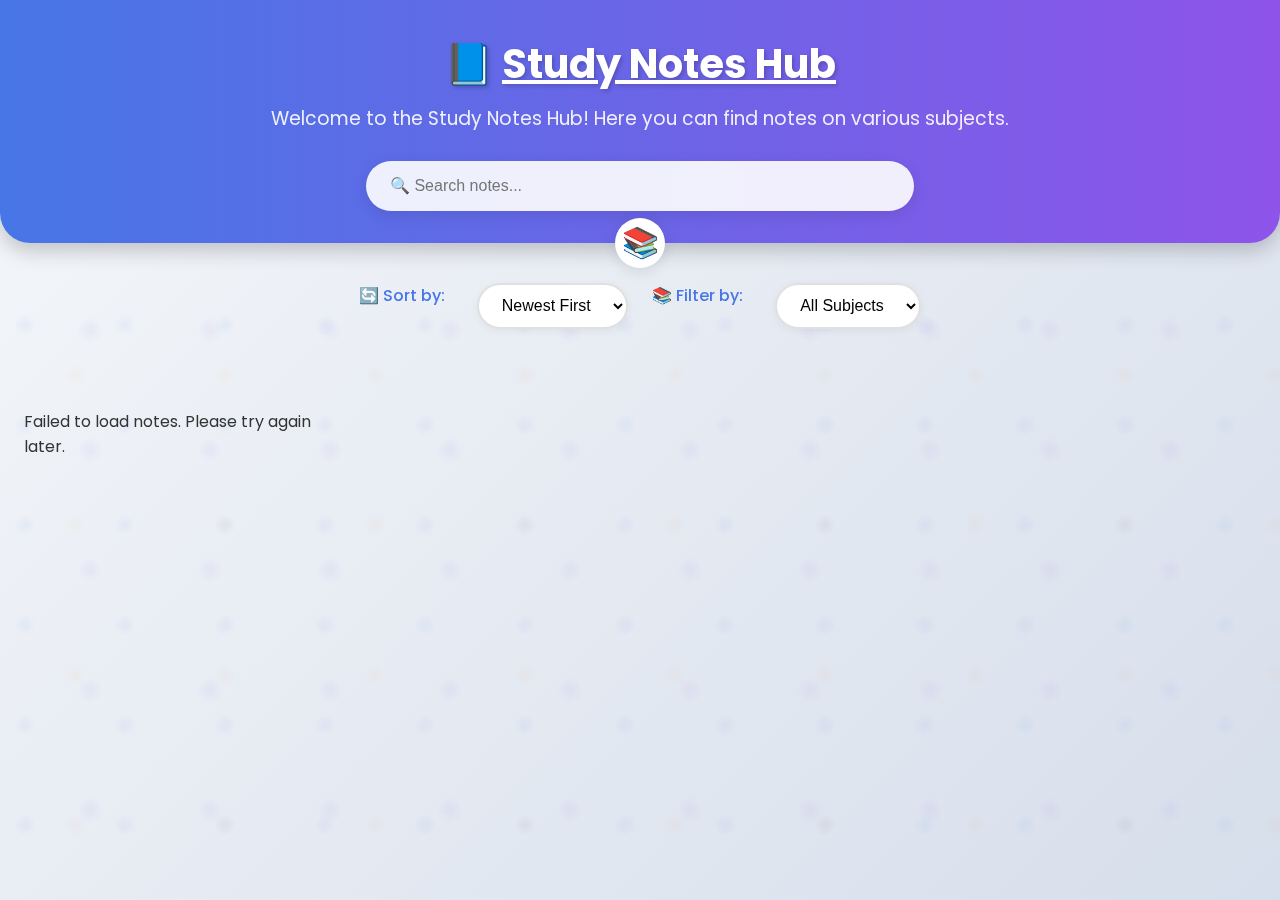
<file: index.html>
<!DOCTYPE html>
<html lang="en">
<head>
  <meta charset="UTF-8" />
  <meta name="viewport" content="width=device-width, initial-scale=1.0"/>
  <title>Study Notes</title>
  <link rel="stylesheet" href="style.css">
</head>
<body>
  <div class="wrapper">
    <header>
      <h1>📘 <u>Study Notes Hub</u></h1>
      <h3>Welcome to the Study Notes Hub! Here you can find notes on various subjects.</h3>
      <input type="text" id="searchInput" placeholder="🔍 Search notes...">
    </header>

    <main>
      <section id="filters">
        <label for="sortSelect">🔄 Sort by:</label>
        <select id="sortSelect">
          <option value="newest">Newest First</option>
          <option value="oldest">Oldest First</option>
          <option value="az">A-Z</option>
          <option value="za">Z-A</option>
        </select>
        
        <label for="subjectSelect">📚 Filter by:</label>
        <select id="subjectSelect">
          <option value="All">All Subjects</option>
          <option value="ECE">ECE</option>
          <option value="IT">IT</option>
          <option value="CSE">CSE</option>
          <option value="Maths">MATHS</option>
        </select>
      </section>

      <section id="notesContainer"></section>

      <!-- Note Detail Popup -->
      <div id="notePopup" class="popup hidden">
        <div class="popup-content">
          <span id="popupClose">&times;</span>
          <h2 id="popupTitle"></h2>
          <h4 id="popupSubject"></h4>
          <p id="popupContent"></p>
        </div>
      </div>
    </main>
  </div>
  <script src="script.js"></script>
</body>
</html>
</file>
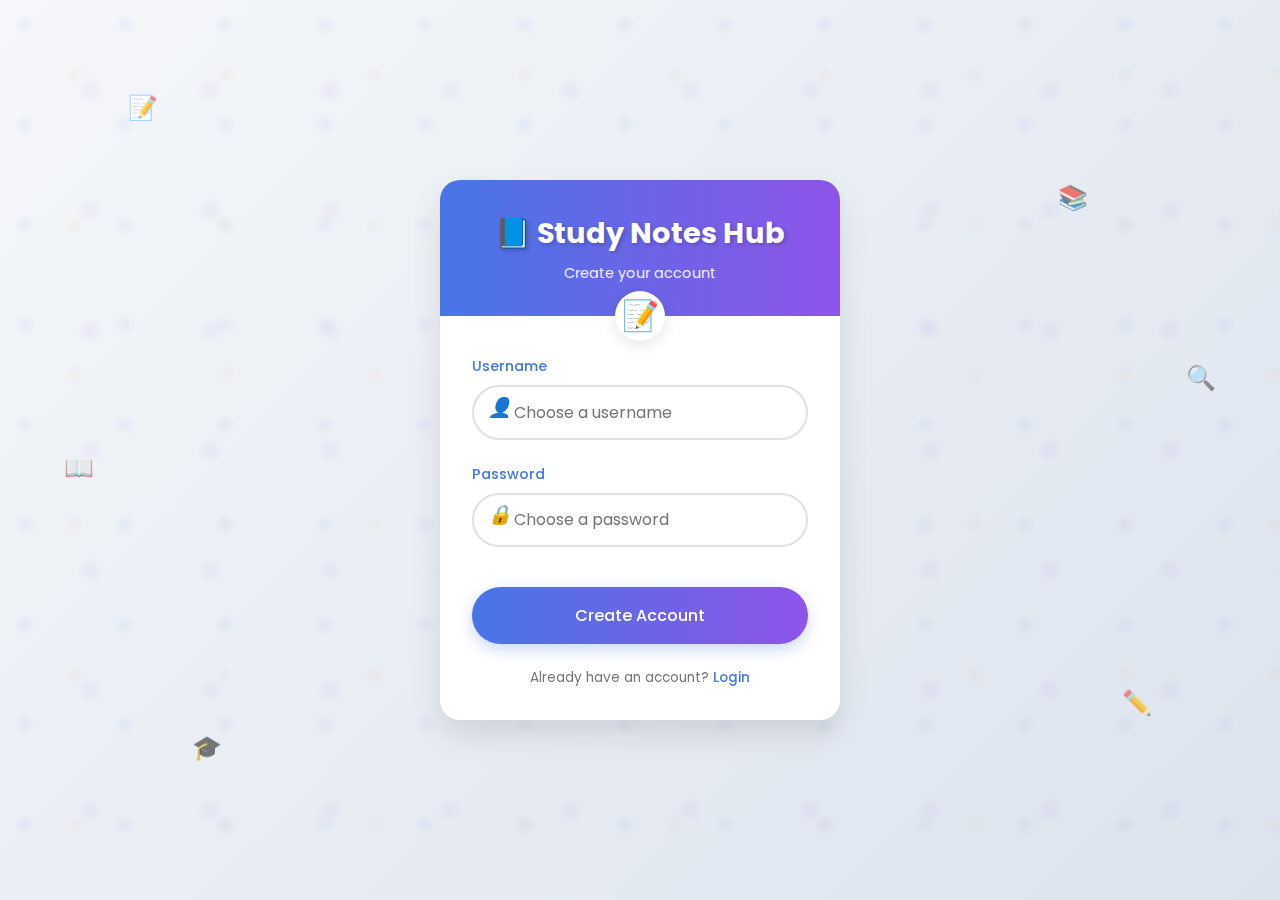
<file: register.html>
<!DOCTYPE html>
<html lang="en">
<head>
  <meta charset="UTF-8">
  <meta name="viewport" content="width=device-width, initial-scale=1.0">
  <title>Register | Study Notes Hub</title>
  <link href="https://fonts.googleapis.com/css2?family=Poppins:wght@300;400;500;600;700&display=swap" rel="stylesheet">
  <style>
    * {
      margin: 0;
      padding: 0;
      box-sizing: border-box;
      font-family: 'Poppins', sans-serif;
    }
    
    body {
      background: linear-gradient(135deg, #f5f7fa 0%, #c3cfe2 100%);
      background-size: 200% 200%;
      height: 100vh;
      display: flex;
      justify-content: center;
      align-items: center;
      animation: gradientShift 15s ease infinite;
      position: relative;
      overflow: hidden;
    }
    
    @keyframes gradientShift {
      0% { background-position: 0% 50%; }
      50% { background-position: 100% 50%; }
      100% { background-position: 0% 50%; }
    }
    
    /* Floating study elements */
    body::before {
      content: '';
      position: fixed;
      top: 0;
      left: 0;
      width: 100%;
      height: 100%;
      pointer-events: none;
      background-image: 
        radial-gradient(circle at 25% 25%, rgba(71, 118, 230, 0.05) 2%, transparent 10%),
        radial-gradient(circle at 75% 75%, rgba(142, 84, 233, 0.05) 2%, transparent 10%),
        radial-gradient(circle at 50% 50%, rgba(255, 128, 8, 0.03) 2%, transparent 10%);
      background-size: 100px 100px, 120px 120px, 150px 150px;
      background-position: 0 0, 0 0, 0 0;
      animation: patternMove 60s linear infinite;
    }
    
    @keyframes patternMove {
      0% { background-position: 0 0, 0 0, 0 0; }
      100% { background-position: 500px 500px, -500px 500px, 500px -500px; }
    }
    
    .floating-icon {
      position: absolute;
      font-size: 24px;
      opacity: 0.7;
      animation: float 6s ease-in-out infinite;
      z-index: 1;
    }
    
    @keyframes float {
      0%, 100% { transform: translateY(0) rotate(0deg); }
      50% { transform: translateY(-20px) rotate(5deg); }
    }
    
    .icon-1 { top: 10%; left: 10%; animation-delay: 0s; }
    .icon-2 { top: 20%; right: 15%; animation-delay: 1s; }
    .icon-3 { bottom: 15%; left: 15%; animation-delay: 2s; }
    .icon-4 { bottom: 20%; right: 10%; animation-delay: 3s; }
    .icon-5 { top: 50%; left: 5%; animation-delay: 4s; }
    .icon-6 { top: 40%; right: 5%; animation-delay: 5s; }
    
    .register-container {
      width: 90%;
      max-width: 400px;
      background: white;
      border-radius: 20px;
      box-shadow: 0 15px 30px rgba(0, 0, 0, 0.1);
      overflow: hidden;
      position: relative;
      z-index: 10;
      animation: fadeInUp 0.8s ease-out;
    }
    
    @keyframes fadeInUp {
      from { opacity: 0; transform: translateY(20px); }
      to { opacity: 1; transform: translateY(0); }
    }
    
    .register-header {
      background: linear-gradient(to right, #4776E6, #8E54E9);
      color: white;
      padding: 2rem 1.5rem;
      text-align: center;
      position: relative;
    }
    
    .register-header h1 {
      font-size: 1.8rem;
      margin-bottom: 0.5rem;
      text-shadow: 2px 2px 4px rgba(0, 0, 0, 0.2);
      animation: titlePulse 2s ease-in-out infinite;
    }
    
    @keyframes titlePulse {
      0% { transform: scale(1); }
      50% { transform: scale(1.03); }
      100% { transform: scale(1); }
    }
    
    .register-header p {
      font-size: 0.9rem;
      opacity: 0.9;
    }
    
    .register-header::after {
      content: '📝';
      position: absolute;
      bottom: -25px;
      left: 50%;
      transform: translateX(-50%);
      font-size: 30px;
      background: white;
      width: 50px;
      height: 50px;
      border-radius: 50%;
      display: flex;
      align-items: center;
      justify-content: center;
      box-shadow: 0 4px 15px rgba(0, 0, 0, 0.1);
      z-index: 10;
      animation: bounce 2s ease infinite;
    }
    
    @keyframes bounce {
      0%, 100% { transform: translateX(-50%) translateY(0); }
      50% { transform: translateX(-50%) translateY(-10px); }
    }
    
    .register-form {
      padding: 2.5rem 2rem 2rem;
    }
    
    .form-group {
      margin-bottom: 1.5rem;
      position: relative;
    }
    
    .form-group label {
      display: block;
      margin-bottom: 0.5rem;
      font-weight: 500;
      color: #4776E6;
      font-size: 0.9rem;
    }
    
    .form-group input {
      width: 100%;
      padding: 0.8rem 1rem 0.8rem 2.5rem;
      border: 2px solid #e0e0e0;
      border-radius: 50px;
      font-size: 1rem;
      transition: all 0.3s ease;
      outline: none;
    }
    
    .form-group input:focus {
      border-color: #4776E6;
      box-shadow: 0 0 10px rgba(71, 118, 230, 0.2);
    }
    
    .form-group i {
      position: absolute;
      left: 1rem;
      top: 2.3rem;
      color: #8E54E9;
      font-size: 1.2rem;
    }
    
    .register-btn {
      width: 100%;
      padding: 1rem;
      background: linear-gradient(to right, #4776E6, #8E54E9);
      color: white;
      border: none;
      border-radius: 50px;
      font-size: 1rem;
      font-weight: 500;
      cursor: pointer;
      transition: all 0.3s ease;
      box-shadow: 0 5px 15px rgba(71, 118, 230, 0.3);
      margin-top: 1rem;
    }
    
    .register-btn:hover {
      transform: translateY(-3px);
      box-shadow: 0 8px 20px rgba(71, 118, 230, 0.4);
    }
    
    .register-btn:active {
      transform: translateY(0);
    }
    
    .error {
      color: #ff3860;
      font-size: 0.85rem;
      margin-top: 0.5rem;
      text-align: center;
      animation: shake 0.5s ease-in-out;
    }
    
    @keyframes shake {
      0%, 100% { transform: translateX(0); }
      20%, 60% { transform: translateX(-5px); }
      40%, 80% { transform: translateX(5px); }
    }
    
    .register-footer {
      text-align: center;
      margin-top: 1.5rem;
      font-size: 0.85rem;
      color: #777;
    }
    
    .register-footer a {
      color: #4776E6;
      text-decoration: none;
      font-weight: 500;
      transition: all 0.3s ease;
    }
    
    .register-footer a:hover {
      color: #8E54E9;
      text-decoration: underline;
    }
    
    /* Responsive adjustments */
    @media (max-width: 480px) {
      .register-container {
        width: 95%;
      }
      
      .register-header h1 {
        font-size: 1.5rem;
      }
      
      .register-form {
        padding: 2rem 1.5rem 1.5rem;
      }
    }
  </style>
</head>
<body>
  <!-- Floating study icons -->
  <div class="floating-icon icon-1">📝</div>
  <div class="floating-icon icon-2">📚</div>
  <div class="floating-icon icon-3">🎓</div>
  <div class="floating-icon icon-4">✏️</div>
  <div class="floating-icon icon-5">📖</div>
  <div class="floating-icon icon-6">🔍</div>

  <div class="register-container">
    <div class="register-header">
      <h1>📘 Study Notes Hub</h1>
      <p>Create your account</p>
    </div>
    
    <form id="registerForm" class="register-form">
      <div class="form-group">
        <label for="username">Username</label>
        <i>👤</i>
        <input type="text" id="username" placeholder="Choose a username" required />
      </div>
      
      <div class="form-group">
        <label for="password">Password</label>
        <i>🔒</i>
        <input type="password" id="password" placeholder="Choose a password" required />
      </div>
      
      <button type="submit" class="register-btn">Create Account</button>
      <p class="error" id="errorMsg"></p>
      
      <div class="register-footer">
        <p>Already have an account? <a href="login.html">Login</a></p>
      </div>
    </form>
  </div>

  <script src="register.js"></script>
</body>
</html>
</file>
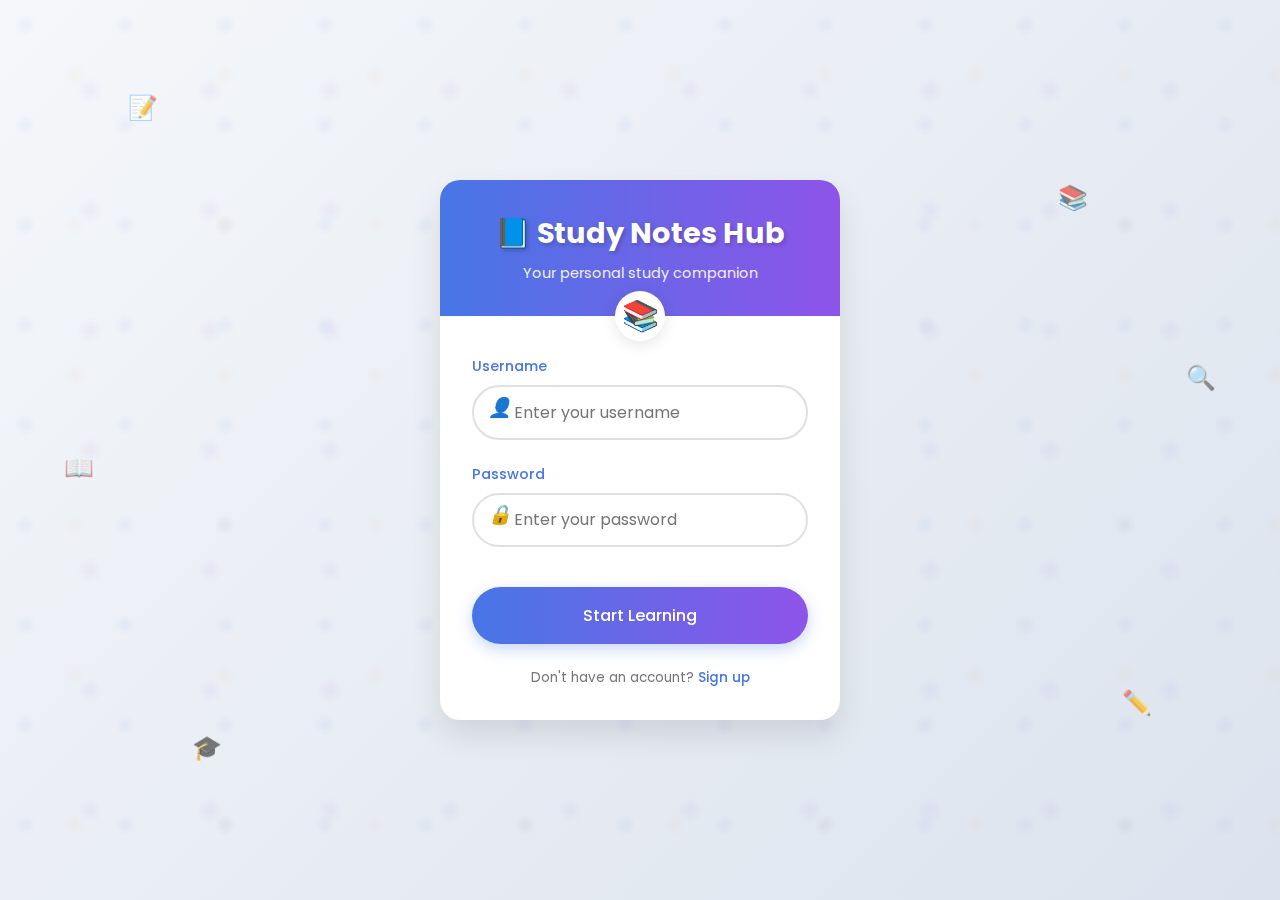
<file: .vscode/login.html>
<!DOCTYPE html>
<html lang="en">
<head>
  <meta charset="UTF-8">
  <meta name="viewport" content="width=device-width, initial-scale=1.0">
  <title>Login | Study Notes Hub</title>
  <link href="https://fonts.googleapis.com/css2?family=Poppins:wght@300;400;500;600;700&display=swap" rel="stylesheet">
  <style>
    * {
      margin: 0;
      padding: 0;
      box-sizing: border-box;
      font-family: 'Poppins', sans-serif;
    }
    
    body {
      background: linear-gradient(135deg, #f5f7fa 0%, #c3cfe2 100%);
      background-size: 200% 200%;
      height: 100vh;
      display: flex;
      justify-content: center;
      align-items: center;
      animation: gradientShift 15s ease infinite;
      position: relative;
      overflow: hidden;
    }
    
    @keyframes gradientShift {
      0% { background-position: 0% 50%; }
      50% { background-position: 100% 50%; }
      100% { background-position: 0% 50%; }
    }
    
    /* Floating study elements */
    body::before {
      content: '';
      position: fixed;
      top: 0;
      left: 0;
      width: 100%;
      height: 100%;
      pointer-events: none;
      background-image: 
        radial-gradient(circle at 25% 25%, rgba(71, 118, 230, 0.05) 2%, transparent 10%),
        radial-gradient(circle at 75% 75%, rgba(142, 84, 233, 0.05) 2%, transparent 10%),
        radial-gradient(circle at 50% 50%, rgba(255, 128, 8, 0.03) 2%, transparent 10%);
      background-size: 100px 100px, 120px 120px, 150px 150px;
      background-position: 0 0, 0 0, 0 0;
      animation: patternMove 60s linear infinite;
    }
    
    @keyframes patternMove {
      0% { background-position: 0 0, 0 0, 0 0; }
      100% { background-position: 500px 500px, -500px 500px, 500px -500px; }
    }
    
    .floating-icon {
      position: absolute;
      font-size: 24px;
      opacity: 0.7;
      animation: float 6s ease-in-out infinite;
      z-index: 1;
    }
    
    @keyframes float {
      0%, 100% { transform: translateY(0) rotate(0deg); }
      50% { transform: translateY(-20px) rotate(5deg); }
    }
    
    .icon-1 { top: 10%; left: 10%; animation-delay: 0s; }
    .icon-2 { top: 20%; right: 15%; animation-delay: 1s; }
    .icon-3 { bottom: 15%; left: 15%; animation-delay: 2s; }
    .icon-4 { bottom: 20%; right: 10%; animation-delay: 3s; }
    .icon-5 { top: 50%; left: 5%; animation-delay: 4s; }
    .icon-6 { top: 40%; right: 5%; animation-delay: 5s; }
    
    .login-container {
      width: 90%;
      max-width: 400px;
      background: white;
      border-radius: 20px;
      box-shadow: 0 15px 30px rgba(0, 0, 0, 0.1);
      overflow: hidden;
      position: relative;
      z-index: 10;
      animation: fadeInUp 0.8s ease-out;
    }
    
    @keyframes fadeInUp {
      from { opacity: 0; transform: translateY(20px); }
      to { opacity: 1; transform: translateY(0); }
    }
    
    .login-header {
      background: linear-gradient(to right, #4776E6, #8E54E9);
      color: white;
      padding: 2rem 1.5rem;
      text-align: center;
      position: relative;
    }
    
    .login-header h1 {
      font-size: 1.8rem;
      margin-bottom: 0.5rem;
      text-shadow: 2px 2px 4px rgba(0, 0, 0, 0.2);
      animation: titlePulse 2s ease-in-out infinite;
    }
    
    @keyframes titlePulse {
      0% { transform: scale(1); }
      50% { transform: scale(1.03); }
      100% { transform: scale(1); }
    }
    
    .login-header p {
      font-size: 0.9rem;
      opacity: 0.9;
    }
    
    .login-header::after {
      content: '📚';
      position: absolute;
      bottom: -25px;
      left: 50%;
      transform: translateX(-50%);
      font-size: 30px;
      background: white;
      width: 50px;
      height: 50px;
      border-radius: 50%;
      display: flex;
      align-items: center;
      justify-content: center;
      box-shadow: 0 4px 15px rgba(0, 0, 0, 0.1);
      z-index: 10;
      animation: bounce 2s ease infinite;
    }
    
    @keyframes bounce {
      0%, 100% { transform: translateX(-50%) translateY(0); }
      50% { transform: translateX(-50%) translateY(-10px); }
    }
    
    .login-form {
      padding: 2.5rem 2rem 2rem;
    }
    
    .form-group {
      margin-bottom: 1.5rem;
      position: relative;
    }
    
    .form-group label {
      display: block;
      margin-bottom: 0.5rem;
      font-weight: 500;
      color: #4776E6;
      font-size: 0.9rem;
    }
    
    .form-group input {
      width: 100%;
      padding: 0.8rem 1rem 0.8rem 2.5rem;
      border: 2px solid #e0e0e0;
      border-radius: 50px;
      font-size: 1rem;
      transition: all 0.3s ease;
      outline: none;
    }
    
    .form-group input:focus {
      border-color: #4776E6;
      box-shadow: 0 0 10px rgba(71, 118, 230, 0.2);
    }
    
    .form-group i {
      position: absolute;
      left: 1rem;
      top: 2.3rem;
      color: #8E54E9;
      font-size: 1.2rem;
    }
    
    .login-btn {
      width: 100%;
      padding: 1rem;
      background: linear-gradient(to right, #4776E6, #8E54E9);
      color: white;
      border: none;
      border-radius: 50px;
      font-size: 1rem;
      font-weight: 500;
      cursor: pointer;
      transition: all 0.3s ease;
      box-shadow: 0 5px 15px rgba(71, 118, 230, 0.3);
      margin-top: 1rem;
    }
    
    .login-btn:hover {
      transform: translateY(-3px);
      box-shadow: 0 8px 20px rgba(71, 118, 230, 0.4);
    }
    
    .login-btn:active {
      transform: translateY(0);
    }
    
    .error {
      color: #ff3860;
      font-size: 0.85rem;
      margin-top: 0.5rem;
      text-align: center;
      animation: shake 0.5s ease-in-out;
    }
    
    @keyframes shake {
      0%, 100% { transform: translateX(0); }
      20%, 60% { transform: translateX(-5px); }
      40%, 80% { transform: translateX(5px); }
    }
    
    .login-footer {
      text-align: center;
      margin-top: 1.5rem;
      font-size: 0.85rem;
      color: #777;
    }
    
    .login-footer a {
      color: #4776E6;
      text-decoration: none;
      font-weight: 500;
      transition: all 0.3s ease;
    }
    
    .login-footer a:hover {
      color: #8E54E9;
      text-decoration: underline;
    }
    
    /* Responsive adjustments */
    @media (max-width: 480px) {
      .login-container {
        width: 95%;
      }
      
      .login-header h1 {
        font-size: 1.5rem;
      }
      
      .login-form {
        padding: 2rem 1.5rem 1.5rem;
      }
    }
  </style>
</head>
<body>
  <!-- Floating study icons -->
  <div class="floating-icon icon-1">📝</div>
  <div class="floating-icon icon-2">📚</div>
  <div class="floating-icon icon-3">🎓</div>
  <div class="floating-icon icon-4">✏️</div>
  <div class="floating-icon icon-5">📖</div>
  <div class="floating-icon icon-6">🔍</div>

  <div class="login-container">
    <div class="login-header">
      <h1>📘 Study Notes Hub</h1>
      <p>Your personal study companion</p>
    </div>
    
    <form id="loginForm" class="login-form">
      <div class="form-group">
        <label for="username">Username</label>
        <i>👤</i>
        <input type="text" id="username" placeholder="Enter your username" required />
      </div>
      
      <div class="form-group">
        <label for="password">Password</label>
        <i>🔒</i>
        <input type="password" id="password" placeholder="Enter your password" required />
      </div>
      
      <button type="submit" class="login-btn">Start Learning</button>
      <p class="error" id="errorMsg"></p>
      
      <div class="login-footer">
        <p>Don't have an account? <a href="#">Sign up</a></p>
      </div>
    </form>
  </div>

  <script src="login.js"></script>
</body>
</html>
</file>
<file: style.css>
@import url('https://fonts.googleapis.com/css2?family=Poppins:wght@300;400;500;600;700&display=swap');

body {
  font-family: 'Poppins', sans-serif;
  line-height: 1.6;
  font-size: 16px;
  background: linear-gradient(135deg, #f5f7fa 0%, #c3cfe2 100%);
  background-size: 200% 200%;
  margin: 0;
  padding: 0;
  color: #333;
  transition: background 0.5s ease;
  animation: gradientShift 15s ease infinite;
  position: relative;
}

body::before {
  content: '';
  position: fixed;
  top: 0;
  left: 0;
  width: 100%;
  height: 100%;
  pointer-events: none;
  background-image: 
    radial-gradient(circle at 25% 25%, rgba(71, 118, 230, 0.05) 2%, transparent 10%),
    radial-gradient(circle at 75% 75%, rgba(142, 84, 233, 0.05) 2%, transparent 10%),
    radial-gradient(circle at 50% 50%, rgba(255, 128, 8, 0.03) 2%, transparent 10%);
  background-size: 100px 100px, 120px 120px, 150px 150px;
  background-position: 0 0, 0 0, 0 0;
  animation: patternMove 60s linear infinite;
}

@keyframes patternMove {
  0% { background-position: 0 0, 0 0, 0 0; }
  100% { background-position: 500px 500px, -500px 500px, 500px -500px; }
}

@keyframes gradientShift {
  0% { background-position: 0% 50%; }
  50% { background-position: 100% 50%; }
  100% { background-position: 0% 50%; }
}

header {
  background: linear-gradient(to right, #4776E6, #8E54E9);
  color: white;
  padding: 2rem 1rem;
  text-align: center;
  box-shadow: 0 8px 20px rgba(0, 0, 0, 0.2);
  border-radius: 0 0 30px 30px;
  position: relative;
  animation: headerGlow 3s ease-in-out infinite alternate;
}

@keyframes headerGlow {
  from { box-shadow: 0 8px 20px rgba(71, 118, 230, 0.3); }
  to { box-shadow: 0 8px 25px rgba(142, 84, 233, 0.5); }
}

header h1 {
  margin: 0;
  font-size: 2.5rem;
  text-shadow: 2px 2px 4px rgba(0, 0, 0, 0.2);
  animation: titlePulse 2s ease-in-out infinite;
}

@keyframes titlePulse {
  0% { transform: scale(1); }
  50% { transform: scale(1.03); }
  100% { transform: scale(1); }
}

header h3 {
  margin: 0.5rem 0;
  font-weight: 400;
  opacity: 0.9;
  animation: fadeIn 1s ease-in;
}

@keyframes fadeIn {
  from { opacity: 0; transform: translateY(10px); }
  to { opacity: 0.9; transform: translateY(0); }
}

header input {
  margin-top: 1.2rem;
  padding: 1rem 1.5rem;
  width: 90%;
  max-width: 500px;
  border: none;
  border-radius: 50px;
  font-size: 1rem;
  outline: none;
  box-shadow: 0 4px 15px rgba(0, 0, 0, 0.1);
  transition: all 0.3s ease;
  background: rgba(255, 255, 255, 0.9);
}

header input:focus {
  box-shadow: 0 4px 20px rgba(71, 118, 230, 0.3);
  transform: translateY(-2px);
  background: white;
}

#filters {
  margin: 1.5rem auto;
  padding: 1rem;
  display: flex;
  justify-content: center;
  gap: 1.5rem;
  flex-wrap: wrap;
  animation: slideDown 0.8s ease-out;
}

@keyframes slideDown {
  from { transform: translateY(-20px); opacity: 0; }
  to { transform: translateY(0); opacity: 1; }
}

#filters label {
  font-weight: 500;
  color: #4776E6;
  margin-right: 0.5rem;
  transition: all 0.3s ease;
}

#filters select {
  padding: 0.7rem 1.2rem;
  font-size: 1rem;
  border-radius: 50px;
  border: 2px solid #e0e0e0;
  background: white;
  cursor: pointer;
  transition: all 0.3s ease;
  box-shadow: 0 2px 8px rgba(0, 0, 0, 0.05);
  outline: none;
}

#filters select:hover {
  border-color: #4776E6;
  transform: translateY(-2px);
  box-shadow: 0 4px 12px rgba(71, 118, 230, 0.15);
}

#filters select:focus {
  border-color: #8E54E9;
  box-shadow: 0 4px 12px rgba(142, 84, 233, 0.2);
}

#notesContainer {
  display: grid;
  grid-template-columns: repeat(auto-fill, minmax(280px, 1fr));
  gap: 1.5rem;
  padding: 1.5rem;
  animation: fadeInUp 0.8s ease-out;
}

@keyframes fadeInUp {
  from { opacity: 0; transform: translateY(20px); }
  to { opacity: 1; transform: translateY(0); }
}

.noteCard {
  --card-gradient: linear-gradient(to right, #4776E6, #8E54E9);
  background: white;
  color: #333;
  padding: 1.5rem;
  border-radius: 15px;
  box-shadow: 0 5px 15px rgba(0, 0, 0, 0.08);
  transition: all 0.3s ease;
  cursor: pointer;
  font-family: inherit;
  border: none;
  position: relative;
  overflow: hidden;
  animation: cardEntrance 0.5s ease-out forwards;
  display: flex;
  flex-direction: column;
  height: 250px; /* Fixed height for all cards */
}

.noteCard::before {
  content: '';
  position: absolute;
  top: 0;
  left: 0;
  width: 100%;
  height: 5px;
  background: var(--card-gradient);
}

.noteCard:hover {
  transform: translateY(-8px);
  box-shadow: 0 12px 25px rgba(0, 0, 0, 0.12);
}

.card-header {
  display: flex;
  align-items: center;
  margin-bottom: 0.8rem;
}

.subject-icon {
  font-size: 1.2rem;
  margin-right: 0.5rem;
}

.subject-label {
  font-size: 0.85rem;
  font-weight: 600;
  color: #4776E6;
  text-transform: uppercase;
  letter-spacing: 0.5px;
  background: rgba(71, 118, 230, 0.1);
  padding: 0.2rem 0.6rem;
  border-radius: 20px;
}

.noteCard h3 {
  margin: 0 0 0.8rem 0;
  font-size: 1.3rem;
  color: #333;
  position: relative;
  display: inline-block;
  /* Limit title to one line with ellipsis */
  max-width: 100%;
  white-space: nowrap;
  overflow: hidden;
  text-overflow: ellipsis;
}

.noteCard h3::after {
  content: '';
  position: absolute;
  bottom: -4px;
  left: 0;
  width: 0;
  height: 2px;
  background: #4776E6;
  transition: width 0.3s ease;
}

.noteCard:hover h3::after {
  width: 100%;
}

.noteCard p {
  font-size: 0.95rem;
  color: #555;
  line-height: 1.5;
  /* Limit text to 3 lines with ellipsis */
  display: -webkit-box;
  -webkit-line-clamp: 3;
  -webkit-box-orient: vertical;
  overflow: hidden;
  text-overflow: ellipsis;
  margin-bottom: 3rem; /* Make space for the button */
  max-height: 4.5rem; /* 3 lines × 1.5 line height */
}

.card-footer {
  margin-top: auto; /* Push to bottom of flex container */
  display: flex;
  justify-content: flex-end;
  padding-top: 1rem;
  position: absolute;
  bottom: 1.5rem;
  right: 1.5rem;
  width: calc(100% - 3rem);
}

.expand-btn {
  font-size: 0.85rem;
  color: #4776E6;
  background: rgba(71, 118, 230, 0.1);
  padding: 0.3rem 0.8rem;
  border-radius: 20px;
  cursor: pointer;
  transition: all 0.2s ease;
}

.expand-btn:hover {
  background: rgba(71, 118, 230, 0.2);
  transform: translateY(-2px);
}

.no-results {
  grid-column: 1 / -1;
  text-align: center;
  padding: 3rem;
  background: white;
  border-radius: 15px;
  box-shadow: 0 5px 15px rgba(0, 0, 0, 0.05);
  animation: fadeIn 0.5s ease;
}

.no-results p:first-child {
  font-size: 1.3rem;
  color: #4776E6;
  margin-bottom: 0.5rem;
}

.no-results p:last-child {
  color: #777;
}

.popup {
  position: fixed;
  top: 0;
  left: 0;
  width: 100%;
  height: 100%;
  background-color: rgba(0,0,0,0.7);
  display: flex;
  justify-content: center;
  align-items: center;
  z-index: 1000;
  transition: all 0.4s ease;
  backdrop-filter: blur(5px);
}

.popup-content {
  background-color: white;
  padding: 2.5rem;
  border-radius: 20px;
  width: 90%;
  max-width: 650px;
  position: relative;
  animation: popIn 0.5s cubic-bezier(0.175, 0.885, 0.32, 1.275);
  box-shadow: 0 15px 40px rgba(0,0,0,0.2);
  border-top: 5px solid #4776E6;
}

@keyframes popIn {
  from { transform: scale(0.8); opacity: 0; }
  to { transform: scale(1); opacity: 1; }
}

#popupClose {
  position: absolute;
  top: 15px;
  right: 20px;
  font-size: 28px;
  cursor: pointer;
  color: #8E54E9;
  transition: all 0.3s ease;
}

#popupClose:hover {
  transform: rotate(90deg);
  color: #4776E6;
}

#popupTitle {
  color: #333;
  margin-bottom: 0.5rem;
  font-size: 1.8rem;
  border-bottom: 2px solid #f0f0f0;
  padding-bottom: 0.8rem;
}

#popupSubject {
  color: #4776E6;
  margin: 0.5rem 0 1.5rem;
  font-size: 1.1rem;
}

#popupContent {
  line-height: 1.8;
  color: #444;
}

.subtopics {
  margin-top: 1.2rem;
  padding-left: 0;
  list-style: none;
  color: #333;
  animation: slideUp 0.4s ease;
  border-top: 1px dashed #e0e0e0;
  padding-top: 1rem;
  position: absolute;
  top: 100%;
  left: 0;
  right: 0;
  background: white;
  z-index: 10;
  border-radius: 0 0 15px 15px;
  box-shadow: 0 10px 15px rgba(0, 0, 0, 0.1);
  padding: 1rem 1.5rem;
}

@keyframes slideUp {
  from { transform: translateY(10px); opacity: 0; }
  to { transform: translateY(0); opacity: 1; }
}

.subtopics li {
  margin-bottom: 0.7rem;
  padding-left: 1.5rem;
  position: relative;
  transition: all 0.2s ease;
}

.subtopics li:before {
  content: '📝';
  position: absolute;
  left: 0;
  top: 0;
  font-size: 0.9rem;
}

.subtopics li:hover {
  transform: translateX(5px);
  color: #4776E6;
}

.no-subtopics {
  margin-top: 1rem;
  font-style: italic;
  color: #888;
  text-align: center;
  padding: 1rem;
  border: 1px dashed #e0e0e0;
  border-radius: 8px;
  background: #f9f9f9;
  position: absolute;
  top: 100%;
  left: 0;
  right: 0;
  z-index: 10;
  box-shadow: 0 10px 15px rgba(0, 0, 0, 0.1);
}

.hidden {
  display: none;
}

.wrapper {
  max-width: 1400px;
  margin: 0 auto;
  position: relative;
}

/* Study-themed decorative elements */
header::after {
  content: '📚';
  position: absolute;
  bottom: -25px;
  left: 50%;
  transform: translateX(-50%);
  font-size: 30px;
  background: white;
  width: 50px;
  height: 50px;
  border-radius: 50%;
  display: flex;
  align-items: center;
  justify-content: center;
  box-shadow: 0 4px 15px rgba(0, 0, 0, 0.1);
  z-index: 10;
  animation: bounce 2s ease infinite;
}

@keyframes bounce {
  0%, 100% { transform: translateX(-50%) translateY(0); }
  50% { transform: translateX(-50%) translateY(-10px); }
}

/* Floating icons animation */
@keyframes float {
  0% { transform: translateY(0) rotate(0deg); opacity: 1; }
  50% { transform: translateY(-15px) rotate(5deg); opacity: 0.7; }
  100% { transform: translateY(0) rotate(0deg); opacity: 1; }
}

/* Add study-themed hover effect to note cards */
.noteCard:hover::after {
  content: '✏️';
  position: absolute;
  bottom: 10px;
  right: 10px;
  font-size: 20px;
  opacity: 0.7;
  animation: spin 1s ease;
}

@keyframes spin {
  from { transform: rotate(0deg); }
  to { transform: rotate(360deg); }
}

/* Loading animation */
.loading {
  text-align: center;
  padding: 2rem;
  font-size: 1.2rem;
  color: #4776E6;
  grid-column: 1 / -1;
  animation: pulse 1.5s ease infinite;
}

@keyframes pulse {
  0% { opacity: 0.6; transform: scale(1); }
  50% { opacity: 1; transform: scale(1.05); }
  100% { opacity: 0.6; transform: scale(1); }
}
</file>
